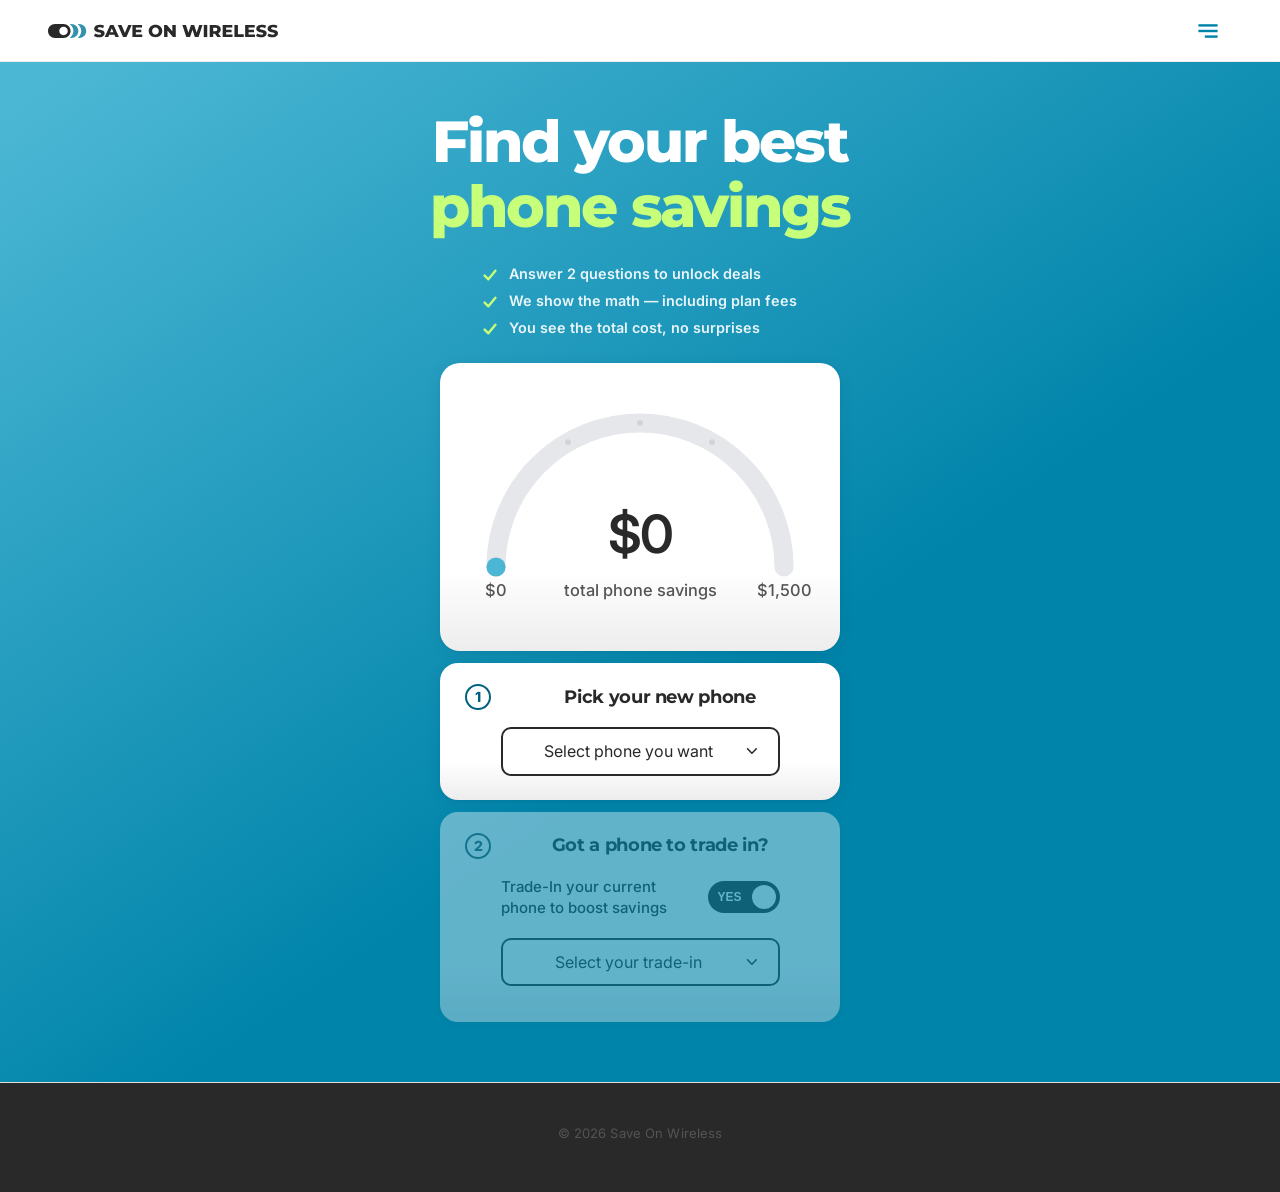
<file: index.html>
<!DOCTYPE html>
<html lang="en">
<head>
  <meta charset="UTF-8">
  <meta name="viewport" content="width=device-width, initial-scale=1.0">
  <title>Find Your Best Phone Deal</title>
  <link href="https://fonts.googleapis.com/css2?family=Montserrat:wght@700;800&family=Inter:wght@400;500;600&display=swap" rel="stylesheet">
  <link rel="stylesheet" href="styles.css">
</head>
<body>

  <svg class="svg-sprite" xmlns="http://www.w3.org/2000/svg" aria-hidden="true" focusable="false">
    <symbol id="icon-hero-tick" viewBox="0 0 13 13" fill="none">
      <path d="M1.5 7L5 10.5L11.5 2.5" stroke="currentColor" stroke-width="2.2" stroke-linecap="round" stroke-linejoin="round"/>
    </symbol>
    <symbol id="icon-step-done" viewBox="0 0 27 28" fill="none">
      <circle cx="13.5" cy="14" r="12.5" stroke="currentColor" stroke-width="2"/>
      <path d="M8 14.5L12 18.5L19 10" stroke="currentColor" stroke-width="2.5" stroke-linecap="round" stroke-linejoin="round"/>
    </symbol>
    <symbol id="icon-phone-no" viewBox="0 0 20 28" fill="none">
      <rect x="1" y="1" width="18" height="26" rx="2" stroke="var(--color-ink)" stroke-width="1"/>
      <line x1="7" y1="25" x2="13" y2="25" stroke="var(--color-ink)" stroke-width="1" stroke-linecap="round"/>
      <line x1="7" y1="3" x2="13" y2="3" stroke="var(--color-ink)" stroke-width="1" stroke-linecap="round"/>
      <line x1="3" y1="3" x2="17" y2="25" stroke="var(--color-red)" stroke-width="1.5" stroke-linecap="round"/>
    </symbol>
    <symbol id="icon-phone" viewBox="0 0 18 32" fill="none">
      <rect x="1" y="1" width="16" height="30" rx="2" stroke="currentColor" stroke-width="1"/>
      <line x1="5" y1="28" x2="13" y2="28" stroke="currentColor" stroke-width="1" stroke-linecap="round"/>
      <line x1="5" y1="3" x2="13" y2="3" stroke="currentColor" stroke-width="1.5" stroke-linecap="round"/>
    </symbol>
    <symbol id="icon-cta-arrow" viewBox="0 0 24 24" fill="none">
      <path d="M5 12H19M19 12L13 6M19 12L13 18" stroke="currentColor" stroke-width="2.2" stroke-linecap="round" stroke-linejoin="round"/>
    </symbol>
  </svg>

  <nav class="navbar">
    <a href="#" class="navbar-brand">
      <img
        class="navbar-brand-img"
        src="assets/SOW-logo.svg"
        alt="SavingsMeter Logo"
      >
    </a>
    <button type="button" class="navbar-menu" id="menu-btn" aria-label="Open menu">
      <img class="navbar-menu-icon" src="assets/menu.svg" alt="">
    </button>
  </nav>

  <div class="layout-wrap">
  <section class="hero">
    <h1 class="hero-title">
      Find your best<br><span class="hero-title-accent">phone savings</span>
    </h1>
    <ul class="hero-list">
      <li class="hero-item">
        <svg class="hero-item-icon" width="14" height="14" aria-hidden="true"><use href="#icon-hero-tick"/></svg>
        Answer 2 questions to unlock deals
      </li>
      <li class="hero-item">
        <svg class="hero-item-icon" width="14" height="14" aria-hidden="true"><use href="#icon-hero-tick"/></svg>
        We show the math — including plan fees
      </li>
      <li class="hero-item">
        <svg class="hero-item-icon" width="14" height="14" aria-hidden="true"><use href="#icon-hero-tick"/></svg>
        You see the total cost, no surprises
      </li>
    </ul>
  </section>

  <section class="calculator" id="calculator">

    <div class="calculator-grid">

      <div class="meter" id="meter">
        <svg viewBox="0 0 300 200" aria-label="Savings meter">
          <defs>
            <linearGradient id="arcGrad" x1="0%" y1="0%" x2="100%" y2="0%">
              <stop offset="0%"   stop-color="var(--color-blue-light)"/>
              <stop offset="40%"  stop-color="var(--color-blue-mid)"/>
              <stop offset="100%" stop-color="var(--color-blue-dark)"/>
            </linearGradient>
          </defs>
          <path d="M 30,150 A 120,120 0 0,1 270,150"
            fill="none" stroke="var(--color-gray-200)" stroke-width="16" stroke-linecap="round"/>
          <path id="fillArc" d="M 30,150 A 120,120 0 0,1 270,150"
            fill="none" stroke="url(#arcGrad)" stroke-width="16" stroke-linecap="round"/>
          <circle cx="90"  cy="46" r="2.5" fill="var(--color-gray-300)"/>
          <circle cx="150" cy="30" r="2.5" fill="var(--color-gray-300)"/>
          <circle cx="210" cy="46" r="2.5" fill="var(--color-gray-300)"/>
          <text id="meterNum" x="150" y="138" text-anchor="middle" class="meter-num">$0</text>
          <text x="150" y="174" text-anchor="middle" class="meter-caption">total phone savings</text>
          <text x="30"  y="174" text-anchor="middle" class="meter-range">$0</text>
          <text x="270" y="174" text-anchor="middle" class="meter-range">$1,500</text>
        </svg>
      </div>
      <div class="step-stack">
        <section class="step" id="step-phone" aria-labelledby="step-phone-title">
          <div class="step-head">
            <div class="step-marker" id="phone-marker" aria-hidden="true">
              <span class="step-marker-num">1</span>
              <svg class="step-marker-check" width="27" height="28" aria-hidden="true"><use href="#icon-step-done"/></svg>
            </div>
            <h3 class="step-title" id="step-phone-title">Pick your new phone</h3>
      
          </div>
          <label class="visually-hidden" for="phone-select">Select phone you want</label>
          <select class="phone-select" id="phone-select">
            <option value="" disabled selected>Select phone you want</option>
            <option value="iphone17pro" data-base="180">Apple iPhone 17 Pro</option>
            <option value="iphone16promax"    data-base="140">Apple iPhone 17 Pro Max</option>
            <option value="iphone17"    data-base="140">Apple iPhone 17</option>
            <option value="iphone17e"    data-base="140">Apple iPhone 17e</option>
            <option value="s26plus"    data-base="170">Samsung Galaxy S26+</option>
            <option value="s26"         data-base="130">Samsung Galaxy S26</option>
            <option value="s26ultra"      data-base="120">Samsung Galaxy S26 Ultra</option>
          </select>
        </section>

        <section class="step is-locked" id="step-trade" aria-labelledby="step-trade-title">
          <div class="step-head">
            <div class="step-marker" id="trade-marker" aria-hidden="true">
              <span class="step-marker-num">2</span>
              <svg class="step-marker-check" width="27" height="28" aria-hidden="true"><use href="#icon-step-done"/></svg>
            </div>
            <h3 class="step-title" id="step-trade-title">Got a phone to trade in?</h3>
          </div>
          <div class="trade-in-content">
            <div class="trade-toggle-row">
              <span class="trade-toggle-label">Trade-In your current phone to boost savings</span>
              <button type="button" class="trade-toggle" id="trade-toggle" role="switch" aria-checked="true">
                <span class="trade-toggle-text">YES</span>
                <span class="trade-toggle-knob"></span>
              </button>
            </div>
            <label class="visually-hidden" for="trade-select">Select your trade-in phone age</label>
            <select class="phone-select" id="trade-select">
              <option value="" disabled selected>Select your trade-in</option>
              <option value="150">iPhone 13</option>
              <option value="400">iPhone 13 Pro</option>
              <option value="400">iPhone 16 Pro</option>
              <option value="400">iPhone 16 Pro Max</option>
              <option value="400">iPhone 15 Pro</option>
              <option value="400">iPhone 15</option>
              <option value="400">Samsung Galaxy S25+</option>
              <option value="400">Samsung Galaxy S25</option>
              <option value="400">Samsung Galaxy S26 Ultra</option>
            </select>
            <div class="meter-footer" style="min-height: 0;"><span class="meter-badge" id="meter-badge"><img src="assets/ico_savings.svg" alt="" aria-hidden="true" class="meter-badge-icon"><span id="meter-badge-text">Savings unlocked</span></span></div>
          </div>
        </section>

        <button type="button" class="cta" id="cta">
          Unlock My Deals
          <svg class="cta-icon" width="22" height="22" aria-hidden="true"><use href="#icon-cta-arrow"/></svg>
        </button>

      </div>
    </div>
  </section>
  </div>

  <footer class="site-footer">
    <p>&copy; 2026 Save On Wireless</p>
  </footer>

  <script src="script.js"></script>
</body>
</html>
</file>
<file: styles.css>
/* --- Reset & tokens -------------------------------------------------- */
*, *::before, *::after { box-sizing: border-box; margin: 0; padding: 0; }

:root {
  --color-blue-deep:   #006080;
  --color-blue-dark:   #0084aa;
  --color-blue-mid:    #279EC0;
  --color-blue-light:  #4CB7D5;
  --color-lime:        #C8FF7A;
  --color-ink:         #292929;
  --color-ink-muted:   #545454;
  --color-ink-faint:   rgba(26, 26, 26, 0.38);
  --color-ink-border:  rgba(26, 26, 26, 0.3);
  --color-white:       #ffffff;
  --color-white-14:    rgba(255, 255, 255, 0.14);
  --color-white-82:    rgba(255, 255, 255, 0.82);
  --color-white-88:    rgba(255, 255, 255, 0.88);
  --color-white-90:    rgba(255, 255, 255, 0.9);
  --color-bg:          #f3f5f7;
  --color-border:      #DFDFDF;
  --color-border-black: #292929;
  --color-gray-200:    #e5e7eb;
  --color-gray-300:    #d1d5db;
  --color-red:         #cc4444;
  --color-amber:       #fbbf24;
  --color-trade-hover: #f0fafd;
  --color-trade-active:#eef8fc;
  --color-line-faint:  rgba(0, 0, 0, 0.07);
  --color-shadow:      rgba(0, 0, 0, 0.82);
  --shadow-card:       0 2px 16px rgba(0, 0, 0, 0.07), 0 1px 3px rgba(0, 0, 0, 0.04);
  --shadow-cta:        4px 8px 0 0 var(--color-shadow);
  --shadow-cta-hover:  4px 10px 0 0 var(--color-shadow);
  --shadow-cta-active: 2px 4px 0 0 var(--color-shadow);
  --radius-card:       20px;
  --radius-panel:      18px;
  --radius-btn:        40px;

  /* Type scale & rhythm */
  --font-display:      'Montserrat', -apple-system, BlinkMacSystemFont, sans-serif;
  --font-body:         'Inter', -apple-system, BlinkMacSystemFont, 'Segoe UI', sans-serif;
  --leading-tight:     1.12;
  --leading-snug:      1.28;
  --leading-body:      1.58;
  --leading-list:      1.45;
  --space-1:           0.375rem;
  --space-2:           0.5rem;
  --space-3:           0.75rem;
  --space-4:           1rem;
  --space-5:           1.25rem;
  --space-6:           1.5rem;
  --space-8:           2rem;
  --space-10:          2.5rem;
  --space-12:          3rem;
}

html { scroll-behavior: smooth; }

body {
  font-family: var(--font-body);
  background: var(--color-bg);
  color: var(--color-ink);
  font-size: 1rem;
  line-height: var(--leading-body);
  -webkit-font-smoothing: antialiased;
  background: linear-gradient(
    325deg,
    #0084AA 41.76%,
    #4CB7D5 94.62%
  );
}

/* --- SVG sprite ------------------------------------------------------ */
.svg-sprite {
  position: absolute;
  width: 0;
  height: 0;
  overflow: hidden;
}

/* --- Navbar ---------------------------------------------------------- */
.navbar {
  position: sticky;
  top: 0;
  z-index: 100;
  height: 62px;
  background: var(--color-white);
  backdrop-filter: blur(18px);
  -webkit-backdrop-filter: blur(18px);
  border-bottom: 1px solid var(--color-line-faint);
  display: flex;
  align-items: center;
  justify-content: space-between;
  padding: 0 clamp(1.25rem, 5vw, 3rem);
}

.navbar-brand {
  font-family: var(--font-display);
  font-weight: 800;
  font-size: 18px;
  color: var(--color-ink);
  text-decoration: none;
  letter-spacing: -0.4px;
}

.navbar-brand-img {
  max-width: 180px;
  width: 100%;
  display: inline-block;
  vertical-align: middle;
}

@media (min-width: 768px) {
  .navbar-brand-img { max-width: 230px; }
}

.navbar-menu {
  background: none;
  border: none;
  padding: 0 8px;
  cursor: pointer;
  text-decoration: none;
  transition: background 0.2s, transform 0.15s;
}

.navbar-menu:hover { transform: translateY(-1px); }

.navbar-menu-icon {
  width: 32px;
  height: 32px;
  display: block;
}

/* --- Hero ------------------------------------------------------------ */
.hero {
  padding: clamp(var(--space-10), 9vw, var(--space-12)) clamp(1.25rem, 5vw, 3rem)
    0;
  text-align: center;
}

.hero-kicker {
  display: inline-block;
  background: var(--color-white-14);
  color: var(--color-white-90);
  font-family: var(--font-body);
  font-size: 0.6875rem;
  font-weight: 700;
  letter-spacing: 0.12em;
  text-transform: uppercase;
  padding: var(--space-2) var(--space-4);
  border-radius: 99px;
  margin-bottom: var(--space-5);
}

.hero-title {
  font-family: var(--font-display);
  font-weight: 800;
  font-size: clamp(2.4rem, 6.5vw, 3.625rem);
  color: var(--color-white);
  letter-spacing: -0.035em;
  line-height: var(--leading-tight);
  margin-bottom: var(--space-4);
}

.hero-title-accent { color: var(--color-lime); }

.hero-lede {
  font-size: clamp(1rem, 2.2vw, 1.125rem);
  font-weight: 400;
  line-height: var(--leading-snug);
  color: var(--color-white-82);
  max-width: 38rem;
  margin: 0 auto var(--space-10);
}

.hero-list {
  display: inline-flex;
  flex-direction: column;
  gap: var(--space-1);
  align-items: flex-start;
  text-align: left;
  list-style: none;
  margin: 0 auto;
  max-width: 28rem;
}

.hero-item {
  display: flex;
  align-items: center;
  gap: var(--space-3);
  font-size: 0.9rem;
  font-weight: 600;
  line-height: var(--leading-list);
  color: var(--color-white-90);
}

.hero-item-icon {
  flex-shrink: 0;
  color: var(--color-lime);
}

.visually-hidden {
  position: absolute;
  width: 1px;
  height: 1px;
  padding: 0;
  margin: -1px;
  overflow: hidden;
  clip: rect(0, 0, 0, 0);
  white-space: nowrap;
  border: 0;
}

/* --- Calculator section --------------------------------------------- */
.calculator {
  max-width: 940px;
  margin: 0 auto;
  padding: clamp(var(--space-8), 6vw, var(--space-12)) clamp(2rem, 6vw, 2.5rem)
    clamp(var(--space-8), 20vw, var(--space-12));
    
}

.calculator-head {
  text-align: center;
  margin-bottom: var(--space-10);
}

.calculator-head h2 {
  font-family: var(--font-display);
  font-weight: 800;
  font-size: clamp(1.5rem, 3.5vw, 2rem);
  line-height: var(--leading-tight);
  color: var(--color-ink);
  letter-spacing: -0.03em;
  margin-bottom: var(--space-3);
}

.calculator-head p {
  font-family: var(--font-body);
  font-size: 1rem;
  font-weight: 400;
  line-height: var(--leading-body);
  color: var(--color-ink-muted);
  max-width: 36ch;
  margin: 0 auto;
}

.calculator-grid {
  display: grid;
  grid-template-columns: 300px 1fr;
  gap: var(--space-3);
  align-items: start;
}

@media (max-width: 767px) {
  .calculator-grid { grid-template-columns: 1fr; }
}

/* --- Savings meter --------------------------------------------------- */
.meter {
  position: relative;
  background: var(--color-white);
  border-radius: var(--radius-card);
  padding: 0 var(--space-4) 0;
  box-shadow: var(--shadow-card);
  overflow: hidden;
  background: linear-gradient(180deg, var(--white, #FFF) 72.12%, #EDEDED 100%);
}

.meter.is-pulsing::after {
  content: '';
  position: absolute;
  inset: 0;
  border-radius: var(--radius-card);
  pointer-events: none;
  box-shadow: inset 0 0 0 2px var(--color-blue-dark);
  animation: pulseRing 0.9s ease-out;
}

.meter svg { width: 100%; display: block; }

#fillArc {
  stroke-dasharray: 0 377;
  transition: stroke-dasharray 0.9s cubic-bezier(0.34, 1.3, 0.5, 1);
}

.meter-num {
  font-family: var(--font-body);
  font-size: 2.75rem;
  font-weight: 600;
  fill: var(--color-ink);
  letter-spacing: -0.03em;
}

.meter-caption {
  font-family: var(--font-body);
  font-size: 0.85rem;
  font-weight: 500;
  fill: var(--color-ink-muted);
}

.meter-range {
  font-family: var(--font-body);
  font-size: 0.85rem;
  font-weight: 500;
  fill: var(--color-ink-muted);
}

.meter-footer {
  min-height: 2.25rem;
  display: flex;
  align-items: center;
  justify-content: center;
  margin-top:12px
}

.meter-badge {
  display: none;
  padding: var(--space-2) var(--space-2);
  border-radius: 8px;
  background: #7EE9FF;
  color: var(--color-ink);
  font-family: var(--font-body);
  font-size: 0.875rem;
  font-weight: 700;
  letter-spacing: 0.02em;
  line-height: var(--leading-snug);
  width:100%
}

.meter-badge.is-visible {
  display: inline-flex;
  align-items: center;
  gap: 8px;
  animation: badgeFadeIn 0.4s cubic-bezier(0.25, 0, 0.3, 1) both;
}

.meter-badge-icon {
  width: 15px;
  height: 15px;
  flex-shrink: 0;
  display: block;
  margin-top:1px;
}

@keyframes badgeFadeIn {
  from { opacity: 0; transform: translateY(5px); }
  to   { opacity: 1; transform: translateY(0); }
}

/* --- Step stack & panels --------------------------------------------- */
.step-stack {
  display: flex;
  flex-direction: column;
  gap: var(--space-3);
}

.step {
  background-color: #fff;
  background-image: linear-gradient(180deg, rgba(255,255,255,0) 72.12%, #EDEDED 100%);
  border-radius: var(--radius-panel);
  padding: var(--space-4) var(--space-5) var(--space-5);
  box-shadow: var(--shadow-card);
  transition: opacity 0.3s, filter 0.3s, background-color 0.55s cubic-bezier(0.4, 0, 0.2, 1);
}

.step.is-locked {
  opacity: 0.38;
  pointer-events: none;
  filter: saturate(0.35);
}

/* --- Step completed state -------------------------------------------- */
.step.is-complete {
  background-color: #259CBE;
  background-image: none;
}

.step.is-complete .step-marker {
  color: var(--color-lime);
}

.step.is-complete .step-title {
  color: var(--color-white);
  margin-right: 30px;
  flex: 1 1 0%;
  text-align: center;
}

.step.is-complete .phone-select {
  background-color: #259CBE;
  border: 1px solid var(--color-white);
  color: var(--color-white);
  background-image: url("assets/ico_dropdown_arrow_white.svg");
}

.step.is-complete .trade-toggle-row {
  opacity: 0;
  visibility: hidden;
  pointer-events: none;
  max-height: 0;
  margin-bottom: 0;
  transition: opacity 0.25s ease, visibility 0s linear 0.25s,
              max-height 0.3s cubic-bezier(0.4, 0, 0.2, 1) 0.15s,
              margin-bottom 0.3s cubic-bezier(0.4, 0, 0.2, 1) 0.15s;
}

.step-head {
  display: flex;
  align-items: center;
  gap: var(--space-4);
  margin-bottom: var(--space-5);
}

.step-marker {
  position: relative;
  width: 28px;
  height: 28px;
  flex-shrink: 0;
  display: flex;
  align-items: center;
  justify-content: center;
  color: var(--color-blue-dark);
  transition: color 0.4s cubic-bezier(0.4, 0, 0.2, 1) 0.1s;
}

.step-marker-num {
  width: 26px;
  height: 26px;
  border-radius: 50%;
  border: 2.5px solid var(--color-blue-deep);
  display: flex;
  align-items: center;
  justify-content: center;
  font-size: 14px;
  font-weight: 800;
  color: var(--color-blue-deep);
  transition: opacity 0.1s ease;
}

.step-marker-check {
  position: absolute;
  top: 50%;
  left: 50%;
  transform: translate(-50%, -50%) scale(0.4) rotate(-25deg);
  opacity: 0;
  transition: opacity 0.38s ease 0.18s, transform 0.38s cubic-bezier(0.34, 1.56, 0.64, 1) 0.18s;
}

.step-marker.is-complete .step-marker-num {
  opacity: 0;
}

.step-marker.is-complete .step-marker-check {
  opacity: 1;
  transform: translate(-50%, -50%) scale(1) rotate(0deg);
}

.step-title {
  font-family: var(--font-display);
  font-size: 1.125rem;
  font-weight: 700;
  line-height: var(--leading-snug);
  letter-spacing: -0.02em;
  color: var(--color-ink);
  transition: color 0.4s cubic-bezier(0.4, 0, 0.2, 1) 0.08s;
  flex: 1 1 0%;
}

.step-hint {
  font-size: 0.875rem;
  font-weight: 400;
  line-height: var(--leading-body);
  color: var(--color-ink-muted);
  margin-bottom: var(--space-5);
}

.phone-select {
  width: 100%;
  font-size: 1rem;
  line-height: var(--leading-snug);
  padding: 0.75rem 2.5rem 0.75rem var(--space-4);
  border-radius: 10px;
  border: 2px solid var(--color-border-black);
  background: var(--color-white);
  color: var(--color-ink);
  font-family: var(--font-body);
  font-weight: 400;
  text-align: center;
  cursor: pointer;
  appearance: none;
  background-image: url("assets/ico_dropdown_arrow.svg");
  background-repeat: no-repeat;
  background-position: right 14px center;
  transition: border-color 0.2s, background-color 0.5s cubic-bezier(0.4, 0, 0.2, 1) 0.1s, color 0.4s cubic-bezier(0.4, 0, 0.2, 1) 0.15s;
}

.phone-select:focus {
  border-color: var(--color-blue-dark);
  outline: none;
}

/* --- Trade-in toggle ------------------------------------------------- */
.trade-in-content {
  display: flex;
  flex-direction: column;
  gap: 0;
}

.trade-toggle-row {
  display: flex;
  align-items: center;
  gap: var(--space-6);
  justify-content: space-between;
  margin-bottom: var(--space-5);
  max-height: 80px;
  overflow: hidden;
  opacity: 1;
  visibility: visible;
  transition: opacity 0.25s ease, visibility 0s linear 0.25s,
              max-height 0.3s cubic-bezier(0.4, 0, 0.2, 1) 0.15s,
              margin-bottom 0.3s cubic-bezier(0.4, 0, 0.2, 1) 0.15s;
}

.trade-toggle-label {
  font-size: 0.9375rem;
  font-weight: 500;
  line-height: 1.4;
  color: var(--color-ink);
  flex: 1;
}

.trade-toggle {
  position: relative;
  width: 72px;
  height: 32px;
  background: var(--color-ink);
  border: none;
  border-radius: 80px;
  cursor: pointer;
  flex-shrink: 0;
  transition: background 0.2s;
}

.trade-toggle.is-off {
  background: var(--color-gray-300);
}

.trade-toggle-text {
  position: absolute;
  left: 10px;
  top: 50%;
  transform: translateY(-50%);
  font-size: 12px;
  font-weight: 700;
  color: var(--color-white);
  line-height: 1;
  transition: opacity 0.2s;
}

.trade-toggle.is-off .trade-toggle-text {
  opacity: 0;
}

.trade-toggle-knob {
  position: absolute;
  right: 4px;
  top: 50%;
  transform: translateY(-50%);
  width: 24px;
  height: 24px;
  background: var(--color-white);
  border-radius: 50%;
  transition: right 0.2s, left 0.2s;
  box-shadow: 0 1px 3px rgba(0, 0, 0, 0.25);
}

.trade-toggle.is-off .trade-toggle-knob {
  right: auto;
  left: 4px;
}

.phone-select:disabled {
  opacity: 0.4;
  cursor: not-allowed;
}

.trade-not-sure {
  margin-top: var(--space-5);
  font-size: 1rem;
  font-weight: 500;
  color: var(--color-blue-dark);
  text-decoration: none;
  line-height: 1.2;
}

.trade-not-sure:hover {
  text-decoration: underline;
}

/* --- CTA ------------------------------------------------------------- */
.cta {
  display: none;
  width: 100%;
  padding: var(--space-4) var(--space-8);
  background: var(--color-lime);
  color: var(--color-ink);
  border: none;
  border-radius: var(--radius-btn);
  font-family: var(--font-body);
  font-size: 1.0625rem;
  font-weight: 700;
  line-height: var(--leading-snug);
  letter-spacing: -0.01em;
  cursor: pointer;
  box-shadow: var(--shadow-cta);
  transition: transform 0.15s, box-shadow 0.15s;
}

.cta:hover {
  transform: translateY(-2px);
  box-shadow: var(--shadow-cta-hover);
}

.cta:active {
  transform: translateY(0);
  box-shadow: var(--shadow-cta-active);
}

.cta.is-visible {
  display: flex;
  align-items: center;
  justify-content: center;
  gap: 10px;
  margin-top:20px;
  animation: pop 0.5s cubic-bezier(0.34, 1.56, 0.64, 1);
}

.cta-icon {
  color: var(--color-ink);
}

/* --- Confetti & footer ----------------------------------------------- */
.confetti {
  position: absolute;
  width: 8px;
  height: 8px;
  pointer-events: none;
  opacity: 0;
  border-radius: 2px;
}

.site-footer {
  border-top: 1px solid var(--color-border);
  padding: var(--space-10) clamp(1.25rem, 5vw, 3rem) var(--space-12);
  text-align: center;
  font-size: 0.8125rem;
  font-weight: 400;
  line-height: var(--leading-body);
  letter-spacing: 0.01em;
  color: var(--color-ink-muted);
  background-color:var(--color-ink) ;
}

/* --- Keyframes ------------------------------------------------------- */
@keyframes pulseRing {
  0%   { opacity: 0; transform: scale(0.985); }
  30%  { opacity: 1; }
  100% { opacity: 0; transform: scale(1.01); }
}

@keyframes pop {
  0%   { transform: scale(0.6) translateY(6px); opacity: 0; }
  60%  { transform: scale(1.08) translateY(0); opacity: 1; }
  100% { transform: scale(1); opacity: 1; }
}

/* ============================================================
   TABLET  768px+
   ============================================================ */
@media (min-width: 768px) {

  /* Single-column: meter above steps */
  .calculator-grid {
    grid-template-columns: 1fr;
    gap: 12px;
  }

  /* Constrain and center the widget */
  .calculator {
    max-width: 400px;
    padding-top: 24px;
    padding-left: 0;
    padding-right: 0;
    padding-bottom: 60px;
  }

  /* Meter card: 24px top/bottom, 20px sides */
  .meter {
    padding: 24px 20px;
  }

  /* Step panels: pt-20 px-24 pb-24 */
  .step {
    padding: 20px 24px 24px;
  }

  /* Step head: tighter gap and margin */
  .step-head {
    gap: 12px;
    margin-bottom: 16px;
  }

  /* Step title: centered */
  .step-title {
    text-align: center;
  }

  /* Hero title: larger gap before bullets */
  .hero-title {
    margin-bottom: 24px;
  }

  /* Phone select: 279px max-width, centered */
  .phone-select {
    display: block;
    max-width: 279px;
    margin-left: auto;
    margin-right: auto;
  }

  /* Trade-in toggle row: 279px max-width, centered */
  .trade-toggle-row {
    max-width: 279px;
    margin-left: auto;
    margin-right: auto;
  }

  /* Meter badge: 279px max-width, centered */
  .meter-badge {
    max-width: 279px;
    margin-left: auto;
    margin-right: auto;
  }

  /* CTA: 300px max-width, centered */
  .cta.is-visible {
    max-width: 300px;
    margin-left: auto;
    margin-right: auto;
  }
}

/* ============================================================
   DESKTOP  1440px+
   ============================================================ */
@media (min-width: 1440px) {

  /* 2-column flex row: hero left | widget right
     padding 0 120px → 1200px usable at 1440px
     (matches Figma "2 Columns" frame: x=60 + px-60px = 120px inset each side) */
  .layout-wrap {
    display: flex;
    flex-direction: row;
    align-items: flex-start;
    justify-content: space-between;
    max-width: 1320px;
    padding: 0 60px;
    margin: 0 auto;
  }

  /* Left column: hero */
  .hero {
    flex: 1;
    max-width: 582px;
    text-align: left;
    padding: 120px 0 60px;
  }

  /* "Find your best" stays 34px; "phone savings" becomes its own 74px block */
  .hero-title {
    font-size: 74px;
    letter-spacing: -0.5px;
    line-height: 1;
    margin-bottom: 32px;
  }


  /* Bullets: left-aligned, gap 24px */
  .hero-list {
    gap: 24px;
    max-width: none;
    margin: 0;
  }
  .hero-item {
    font-size: 20px;
  }
  /* Right column: calculator/widget — 450px, py-60px */
  .calculator {
    width: 450px;
    max-width: 450px;
    flex-shrink: 0;
    margin: 0;
    padding: 100px 0;
  }

  /* Meter card: 32px padding all sides */
  .meter {
    padding: 32px;
  }

  /* Step marker: slightly larger on desktop */
  .step-marker {
    width: 30px;
    height: 30px;
  }

  /* Step panels: pt-24 px-24 pb-32 */
  .step {
    padding: 24px 24px 32px;
  }

  /* Step title: 24px on desktop */
  .step-title {
    font-size: 24px;
  }
}
</file>
